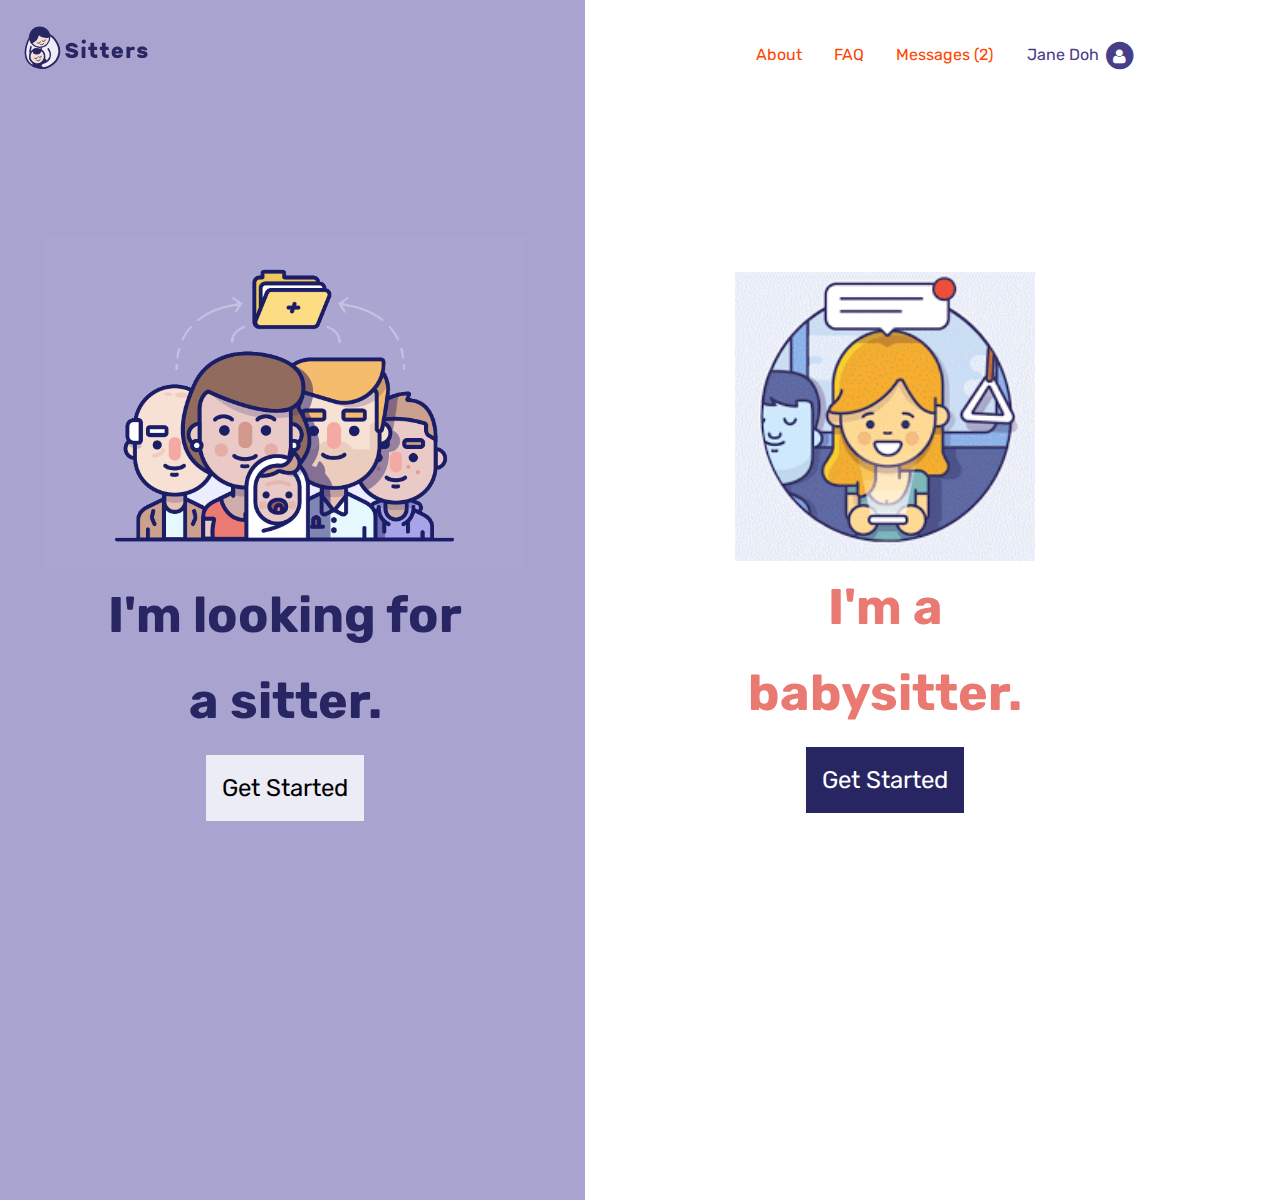
<file: index.html>
<!DOCTYPE html>
<html lang="en">
<head>
	<link rel="stylesheet" href="bower_components/bootstrap/dist/css/bootstrap.min.css">
	<link rel="stylesheet" href="bower_components/components-font-awesome/css/font-awesome.css">
	<link rel="stylesheet" href="css/bootstrap-theme.css">
	<link rel="stylesheet" href="css/main.css">
	<link href="https://fonts.googleapis.com/css?family=Rubik:400,500,700,900" rel="stylesheet">

	<link rel="icon" type="image/png" href="favicon-32x32.png" sizes="32x32">
	<link rel="icon" type="image/png" href="favicon-16x16.png" sizes="16x16">
	<link rel="manifest" href="/manifest.json">
	<link rel="mask-icon" href="/safari-pinned-tab.svg" color="#272663">
	<meta name="theme-color" content="#ECECF6">

	<meta charset="UTF-8">
	<title>Sitters</title>
</head>
<body>

	<div class="row">

		<div class="left">
			<div><a class=hello href="/index">
				<img src="./img/logo.svg" style="width: 28%; height: 28%; padding-left:35px"></a>
			</div>
			<div style="padding-top:150px;text-align:center">
				<div class="parent"><img src="./img/parents.png" style="width: 80%; height: 80%"> </div>
				<b style="font-size:50px"> I'm looking for <br/> a sitter. </b>
				<div>
				<button type="button" style="padding:15px;background-color:#ECECF6;border-radius:0px" class="btn">
						<a href="/parent" style="font-size:24px;color:black"> Get Started </a>
				</button>
				</div>
			</div>
		</div>

		<div class="right">

			<div style="font-size:16px; padding-top:40px;text-align:right; padding-right:50px">
				<a href="../index.html" style="color:#FF4500;">About</a><a style="margin-left :2em; color:#FF4500;">FAQ</a><a style="margin-left :2em; color:#FF4500;">Messages (2)<span style="padding-left:30px; color:#483D8B
;">
					Jane Doh
					<span class="fa-stack fa-1x" style="padding-left:10px">
						<i class="fa fa-circle fa-stack-2x":"></i>
						<i class="fa fa-user fa-stack-1x fa-inverse"></i>
					</span>
				</span></a>
			</div>
			<div style="padding-top:200px;text-align:center">
				<div class="sitter"><img src="./img/sitter1.png" align="middle" style="width: 50%; height: 50%"; "padding: 150px;";></div>
				<b style="font-size:50px"> I'm a <br/> babysitter. </b>
				<div>
				<button type="button" style="padding-top:16px;color:white;padding:15px;background-color:#272663;border-radius:0px" class="btn">
					<a href="/sitter" style="font-size:24px;color:white"> Get Started </a>
				</button>
				</div>
			</div>
		</div>

	</div>

	</body>




	<script type="text/javascript" src="bower_components/jquery/dist/jquery.min.js"></script>

</body>
</html>
</file>
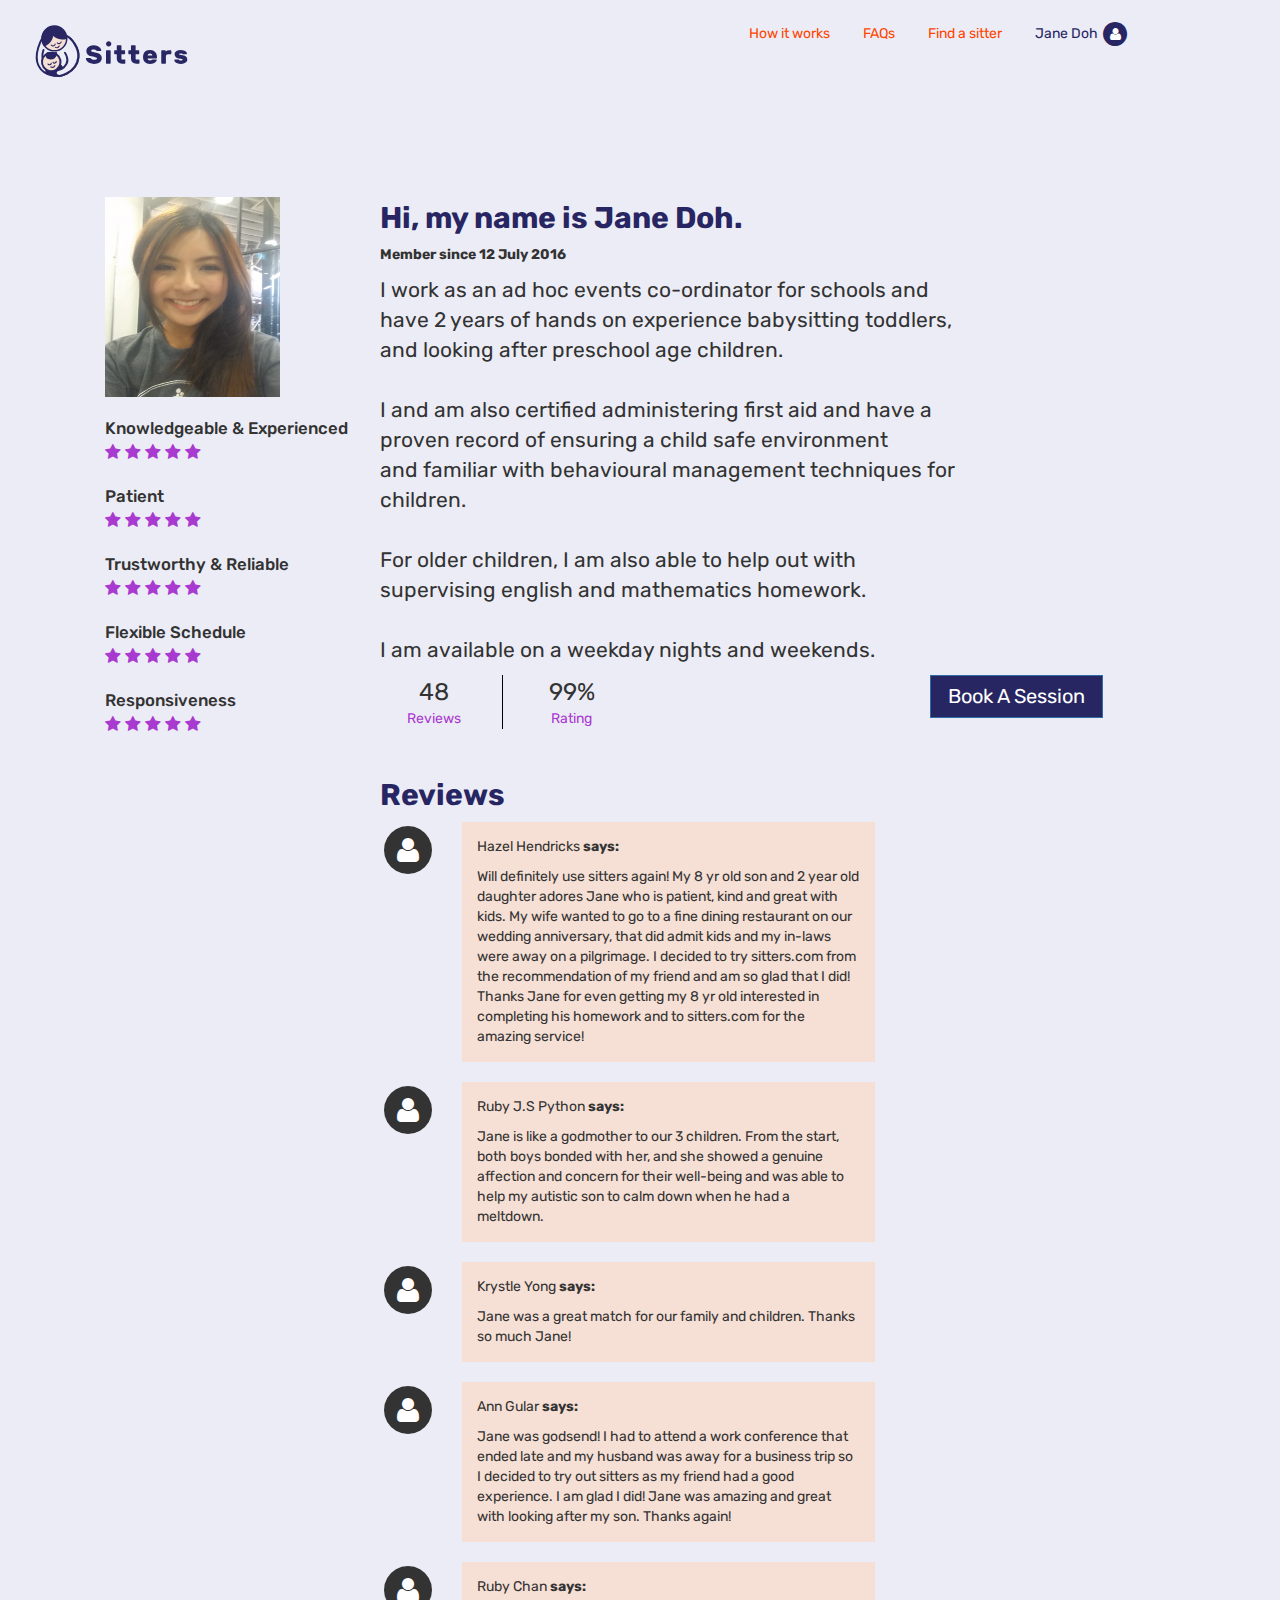
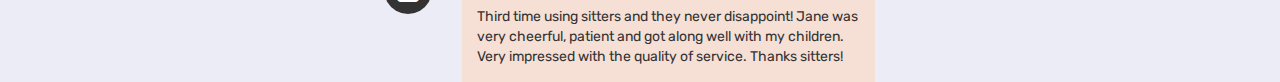
<file: parent-sitter.html>
<html>

	<head>
		<link rel="stylesheet" href="bower_components/bootstrap/dist/css/bootstrap.min.css">
		<link rel="stylesheet" href="bower_components/eonasdan-bootstrap-datetimepicker/build/css/bootstrap-datetimepicker.min.css" />
		<link rel="stylesheet" href="bower_components/components-font-awesome/css/font-awesome.css" />
		<link href="https://fonts.googleapis.com/css?family=Rubik:300,300i,400,400i,500,500i,700,700i,900,900i" rel="stylesheet">


		<script type="text/javascript" src="bower_components/jquery/dist/jquery.min.js"></script>
		<script type="text/javascript" src="bower_components/moment/min/moment.min.js"></script>
		<script type="text/javascript" src="bower_components/bootstrap/dist/js/bootstrap.min.js"></script>
		<script type="text/javascript" src="bower_components/eonasdan-bootstrap-datetimepicker/build/js/bootstrap-datetimepicker.min.js"></script>

		<script type="text/javascript" src="js/parent.js"></script>
	</head>

	<body style="font-family: 'Rubik', sans-serif;background-color:#ECECF6">
		<div class="row" style="padding-top:20px">
			<div class="col-md-2">
				<img src="./img/logo.svg" style="height:62px; padding-left:30px"></a>
			</div>
			<div class="col-md-offset-7" style="color:#FF4500;">
				<span> How it works </span>
				<span style="padding-left:30px"> FAQs </span>
				<span style="padding-left:30px"> Find a sitter </span>
				<span style="padding-left:30px;color:#272663">
					Jane Doh
					<span class="fa-stack fa-1x" style="padding-left:10px">
						<i class="fa fa-circle fa-stack-2x":"></i>
						<i class="fa fa-user fa-stack-1x fa-inverse"></i>
					</span>
				</span>
			</div>
		</div>

		<div style="padding-top:100px;padding-left:50px;padding-right:50px" class="container">
			<div class="row">
				<div class="col-md-3" style="padding-top:15px;font-size:1.2em;font-weight:500">
					<img src="./img/sitter/steph.jpg" width="175px" height="200px"/>

					<div style="padding-top:20px">
						Knowledgeable & Experienced
						<div style="color:#A93AD0">
							<i class="fa fa-star" aria-hidden="true"></i>
							<i class="fa fa-star" aria-hidden="true"></i>
							<i class="fa fa-star" aria-hidden="true"></i>
							<i class="fa fa-star" aria-hidden="true"></i>
							<i class="fa fa-star" aria-hidden="true"></i>
						</div>
					</div>

					<div style="padding-top:20px">
						Patient
						<div style="color:#A93AD0">
							<i class="fa fa-star" aria-hidden="true"></i>
							<i class="fa fa-star" aria-hidden="true"></i>
							<i class="fa fa-star" aria-hidden="true"></i>
							<i class="fa fa-star" aria-hidden="true"></i>
							<i class="fa fa-star" aria-hidden="true"></i>
						</div>
					</div>

					<div style="padding-top:20px">
						Trustworthy & Reliable
						<div style="color:#A93AD0">
							<i class="fa fa-star" aria-hidden="true"></i>
							<i class="fa fa-star" aria-hidden="true"></i>
							<i class="fa fa-star" aria-hidden="true"></i>
							<i class="fa fa-star" aria-hidden="true"></i>
							<i class="fa fa-star" aria-hidden="true"></i>
						</div>
					</div>

					<div style="padding-top:20px">
						Flexible Schedule
						<div style="color:#A93AD0">
							<i class="fa fa-star" aria-hidden="true"></i>
							<i class="fa fa-star" aria-hidden="true"></i>
							<i class="fa fa-star" aria-hidden="true"></i>
							<i class="fa fa-star" aria-hidden="true"></i>
							<i class="fa fa-star" aria-hidden="true"></i>
						</div>
					</div>

					<div style="padding-top:20px">
						Responsiveness
						<div style="color:#A93AD0">
							<i class="fa fa-star" aria-hidden="true"></i>
							<i class="fa fa-star" aria-hidden="true"></i>
							<i class="fa fa-star" aria-hidden="true"></i>
							<i class="fa fa-star" aria-hidden="true"></i>
							<i class="fa fa-star" aria-hidden="true"></i>
						</div>
					</div>

					<div style="color:#A9A3D0">

					</div>
				</div>

				<div class="col-md-9">
					<h2 style="color:#272663; font-weight:700"> Hi, my name is Jane Doh. </h2>
					<p> <b> Member since 12 July 2016</b></p>

					<div class="row">
						<div class="col-md-9">
							<p style="font-size:1.5em">
							  I work as an ad hoc events co-ordinator for schools and have 2 years of hands on experience babysitting toddlers,
								<br>
								and looking after preschool age children.
								<br>
								<br>
								I and am also certified administering first aid and have a proven record of ensuring a child safe environment
								<br>
								and familiar with behavioural management techniques for children.
								<br>
								<br>
							  For older children, I am also able to help out with supervising english and mathematics homework.
								<br>
								<br>
								I am available on a weekday nights and weekends.
							</p>
						</div>
					</div>

					<div class="row">
						<div class="col-md-2" style="text-align:center">
							<span style="font-size:24px"> 48 </span>
							<br> <span style="color:#A93AD0"> Reviews </span>
						</div>
						<div class="col-md-2" style="border-left:1px black solid;text-align:center">
							<span style="font-size:24px"> 99% </span>
							<br> <span style="color:#A93AD0"> Rating </span>
						</div>
						<div class="col-md-offset-4 col-md-2">
							<button type="button" class="btn btn-primary" style="border-radius:0px;background-color:#272663"">
	         			<span style="padding-left:5px;padding-right:5px;font-size:20px">Book A Session</span>
	         		</button>
						</div>
					</div>

					<div>
						<h2 style="color:#272663;padding-top:30px"> <b> Reviews </b> </h2>
						<div class="row">
							<div class="col-md-2">
								<span class="fa-stack fa-2x">
								  <i class="fa fa-circle fa-stack-2x":"></i>
								  <i class="fa fa-user fa-stack-1x fa-inverse"></i>
								</span>
							</div>

							<div class="col-md-6" style="background-color:#F6DFD4; min-height:100px;padding:15px;margin-left:-40px">
								<p> Hazel Hendricks <b> says: </b> </p>
								Will definitely use sitters again! My 8 yr old son and 2 year old daughter adores Jane who is patient, kind and great with kids.
								My wife wanted to go to a fine dining restaurant on our wedding anniversary, that did admit kids and my in-laws were away on a pilgrimage.
								I decided to try sitters.com from the recommendation of my friend and am so glad that I did!
								Thanks Jane for even getting my 8 yr old interested in completing his homework and to sitters.com for the amazing service!
							</div>
						</div>

						<div class="row" style="padding-top:20px">
							<div class="col-md-2">
								<span class="fa-stack fa-2x">
								  <i class="fa fa-circle fa-stack-2x":"></i>
								  <i class="fa fa-user fa-stack-1x fa-inverse"></i>
								</span>
							</div>

							<div class="col-md-6" style="background-color:#F6DFD4; min-height:100px;padding:15px;margin-left:-40px">
								<p> Ruby J.S Python <b> says: </b> </p>
								Jane is like a godmother to our 3 children.
								From the start, both boys bonded with her, and she showed a genuine affection and concern for their well-being
								and was able to help my autistic son to calm down when he had a meltdown.
							</div>
						</div>

						<div class="row" style="padding-top:20px">
							<div class="col-md-2">
								<span class="fa-stack fa-2x">
								  <i class="fa fa-circle fa-stack-2x":"></i>
								  <i class="fa fa-user fa-stack-1x fa-inverse"></i>
								</span>
							</div>

							<div class="col-md-6" style="background-color:#F6DFD4; min-height:100px;padding:15px;margin-left:-40px">
								<p> Krystle Yong <b> says: </b> </p>
								Jane was a great match for our family and children.
								Thanks so much Jane!
							</div>
						</div>

						<div class="row" style="padding-top:20px">
							<div class="col-md-2">
								<span class="fa-stack fa-2x">
								  <i class="fa fa-circle fa-stack-2x":"></i>
								  <i class="fa fa-user fa-stack-1x fa-inverse"></i>
								</span>
							</div>

							<div class="col-md-6" style="background-color:#F6DFD4; min-height:100px;padding:15px;margin-left:-40px">
								<p> Ann Gular <b> says: </b> </p>
								Jane was godsend! I had to attend a work conference that ended late and my husband was away for a business trip
								so I decided to try out sitters as my friend had a good experience. I am glad I did! Jane was amazing and great with
								looking after my son. Thanks again!
							</div>
						</div>

						<div class="row" style="padding-top:20px">
							<div class="col-md-2">
								<span class="fa-stack fa-2x">
								  <i class="fa fa-circle fa-stack-2x":"></i>
								  <i class="fa fa-user fa-stack-1x fa-inverse"></i>
								</span>
							</div>

							<div class="col-md-6" style="background-color:#F6DFD4; min-height:100px;padding:15px;margin-left:-40px">
								<p> Ruby Chan <b> says: </b> </p>
								Third time using sitters and they never disappoint!
								Jane was very cheerful, patient and got along well with my children.
								Very impressed with the quality of service. Thanks sitters!
							</div>

						</div>
					</div>
				</div>
			</div>
		</div>
	</body>

</html>
</file>
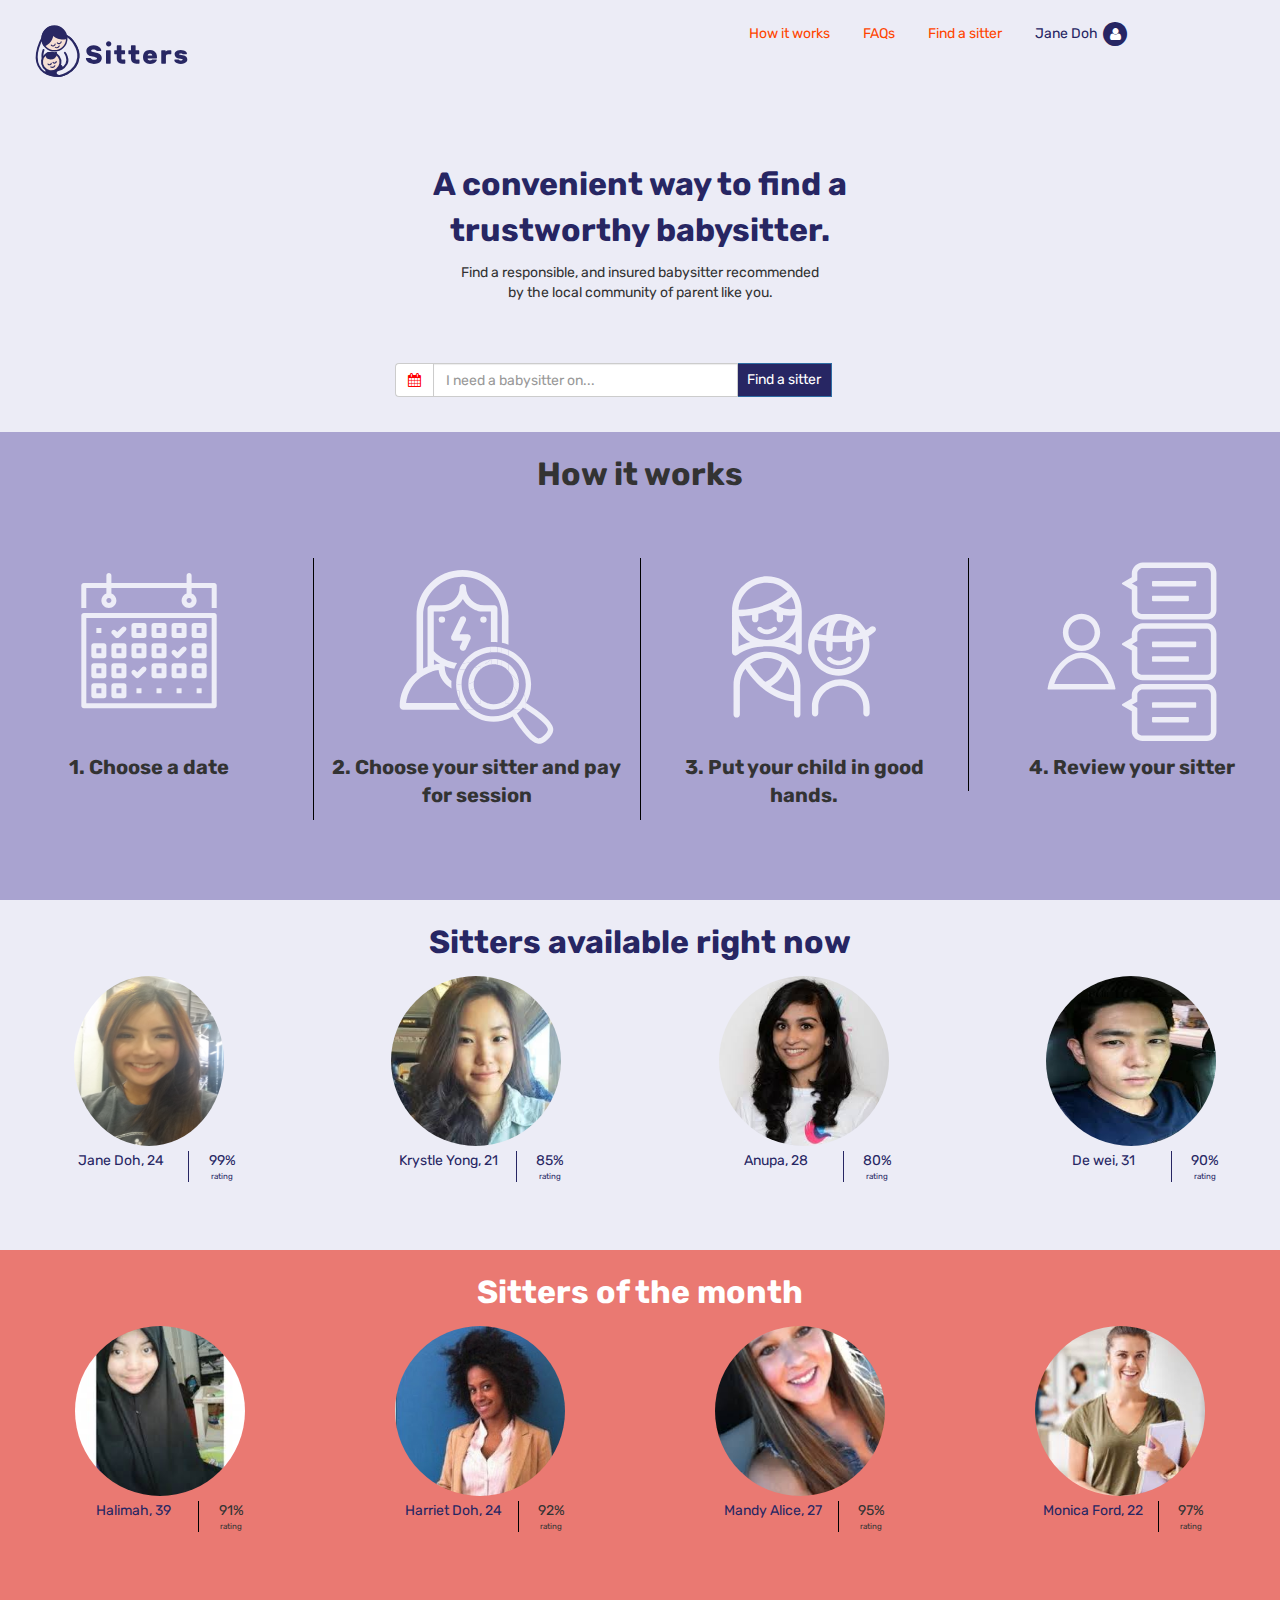
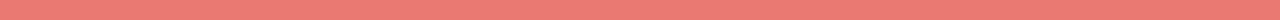
<file: parent.html>
<html>

	<head>
		<link rel="stylesheet" href="bower_components/bootstrap/dist/css/bootstrap.min.css">
		<link rel="stylesheet" href="bower_components/eonasdan-bootstrap-datetimepicker/build/css/bootstrap-datetimepicker.min.css" />
		<link rel="stylesheet" href="bower_components/components-font-awesome/css/font-awesome.css" />
		<link href="https://fonts.googleapis.com/css?family=Rubik:300,300i,400" rel="stylesheet">
		<link rel="stylesheet" href="css/cute.css">

		<script type="text/javascript" src="bower_components/jquery/dist/jquery.min.js"></script>
		<script type="text/javascript" src="bower_components/moment/min/moment.min.js"></script>
		<script type="text/javascript" src="bower_components/bootstrap/dist/js/bootstrap.min.js"></script>
		<script type="text/javascript" src="bower_components/eonasdan-bootstrap-datetimepicker/build/js/bootstrap-datetimepicker.min.js"></script>

		<script type="text/javascript" src="js/parent.js"></script>
	</head>

	<body style="font-family: 'Rubik', sans-serif;">
		<div class="row" style="padding-top:20px;background-color:#ECECF6">
			<div class="col-md-2">
				<a href="/"> <img src="./img/logo.svg" style="height:62px; padding-left:30px"></a>
			</div>
			<div class="col-md-offset-7" style="color:#FF4500;">
				<span> How it works </span>
				<span style="padding-left:30px"> FAQs </span>
				<span style="padding-left:30px"> Find a sitter </span>
				<span style="padding-left:30px;color:#272663">
					Jane Doh
					<span class="fa-stack fa-1x" style="padding-left:10px">
						<i class="fa fa-circle fa-stack-2x":"></i>
						<i class="fa fa-user fa-stack-1x fa-inverse"></i>
					</span>
				</span>
			</div>
		</div>

		<div style="background-color:#ECECF6; min-height:370px; text-align:center">

			<p style="padding-top:80px;color:#272663;font-size:32px"> 
				<b> A convenient way to find a </b>
			</p>
			<p style="color:#272663;font-size:32px;margin-top:-10px">
				<b> trustworthy babysitter. </b>
			</p>

			<p> 
				Find a responsible, and insured babysitter recommended </br>
				by the local community of parent like you.
			</p>

			<div class="container row" style="padding-top:50px">
				<div class="col-md-offset-4 col-md-6 col-lg-offset-4 col-lg-6 col-xl-offset-4 col-xl-6">

					<div class='input-group date' id='datetimepicker1'>
          	<span class="input-group-addon" style="background-color:white">
          		<i class="fa fa-calendar" style="color:red"></i>
           	</span>
         		<input placeholder="I need a babysitter on..." type='text' class="form-control" style="max-width:305px" />
         		<button type="button" class="btn btn-primary" style="margin-left:-105px; padding-left:5px; padding-right:5px;border-radius:0px;background-color:#272663">
         			<span style="padding-left:5px;padding-right:5px;"><a style="color:white" href="/sitter-available"> Find a sitter </a> </span>
         		</button>         		
        	</div>

      	</div>
			</div>

		</div>


		<!-- Start of how it works -->
		<div style="background-color:#A9A3D0; min-height:370px; margin-top:-20px; text-align:center">

			<p style="padding-top:20px;font-size:32px;font-weight:700"> 
				<b> How it works </b>
			</p>

			<div class="row" style="font-weight:700;padding-top:25px;padding-bottom:100px;padding-top:50px">
				<div class="col-md-3">
					<div><img src="img/parent/calendar.svg" width="60%"></div>
					<p><b style="font-size:20px"> 1. Choose a date </b></p>
				</div>
				<div class="col-md-3" style="border-left:1px solid black">
					<div><img src="img/parent/step2.svg" width="60%"></div>
					<p><b style="font-size:20px"> 2. Choose your sitter and pay for session </b></p>
				</div>
				<div class="col-md-3" style="border-left:1px solid black">
					<div><img src="img/parent/step3.svg" width="60%"></div>
					<p><b style="font-size:20px"> 3. Put your child in good hands. </b></p>
				</div>
				<div class="col-md-3" style="border-left:1px solid black">
					<div><img src="img/parent/step4.svg" width="60%"></div>
					<p><b style="font-size:20px"> 4. Review your sitter </b></p>
				</div>
			</div>

		</div>
		<!-- End of how it works -->




		<!-- Start of sitters available now it works -->
		<div style="background-color:#ECECF6; min-height:370px; margin-top:-20px; text-align:center">

			<p style="padding-top:20px;color:#272663;font-size:32px;font-weight:700"> 
				Sitters available right now
			</p>

			<div class="row">

				<!-- Sitters each -->
				<div class="col-md-3">
					<div class="margin:10px;">
						<img src="img/sitter/steph.jpg" class="cute-girl" width="150px" height="170px"/>
					</div>

					<div class="row" style="padding-top:5px">
						<div class="col-md-6 col-md-offset-2" style="color:#272663"> Jane Doh, 24 </div>

						<div class="col-md-3" style="color:#272663; border-left:1px solid #272663; padding-left:0px; margin-left:-15px"> 
							99% <br /> <span style="font-size:8px"> rating </span>	
						</div>
					</div>
				</div> <!-- end sitter -->

				<!-- Sitters each -->
				<div class="col-md-3">
					<div class="margin:10px;">
						<img src="img/girls/1.jpeg" class="cute-girl"  width="170px" height="170px"/>
					</div>

					<div class="row" style="padding-top:5px">
						<div class="col-md-6 col-md-offset-2" style="color:#272663"> Krystle Yong, 21 </div>

						<div class="col-md-3" style="color:#272663; border-left:1px solid #272663; padding-left:0px; margin-left:-15px"> 
							85% <br /> <span style="font-size:8px"> rating </span>	
						</div>
					</div>
				</div> <!-- end sitter -->

				<!-- Sitters each -->
				<div class="col-md-3">
					<div class="margin:10px;">
						<img src="img/girls/2.jpeg" class="cute-girl"  width="170px" height="170px"/>
					</div>

					<div class="row" style="padding-top:5px">
						<div class="col-md-6 col-md-offset-2" style="color:#272663"> Anupa, 28 </div>

						<div class="col-md-3" style="color:#272663; border-left:1px solid #272663; padding-left:0px; margin-left:-15px"> 
							80% <br /> <span style="font-size:8px"> rating </span>	
						</div>
					</div>
				</div> <!-- end sitter -->

				<!-- Sitters each -->
				<div class="col-md-3">
					<div class="margin:10px;">
						<img src="img/girls/9.jpeg" class="cute-girl"  width="170px" height="170px"/>
					</div>

					<div class="row" style="padding-top:5px">
						<div class="col-md-6 col-md-offset-2" style="color:#272663"> De wei, 31 </div>

						<div class="col-md-3" style="color:#272663; border-left:1px solid #272663; padding-left:0px; margin-left:-15px"> 
							90% <br /> <span style="font-size:8px"> rating </span>	
						</div>
					</div>
				</div> <!-- end sitter -->

			</div>

		</div>
		<!-- End of sitters available right now -->


		<!-- Sitters of the month grid -->
		<div style="background-color:#EA7972; min-height:370px; margin-top:-20px; text-align:center">

			<p style="padding-top:20px;color:white;font-size:32px;font-weight:700"> 
				Sitters of the month 
			</p>

				<!-- Sitters each -->
				<div class="col-md-3">
					<div class="margin:10px;">
						<img src="img/girls/5.jpeg" class="cute-girl"  width="170px" height="170px"/>
					</div>

					<div class="row" style="padding-top:5px">
						<div class="col-md-6 col-md-offset-2" style="color:#272663"> Halimah, 39 </div>

						<div class="col-md-3" style="border-left:1px solid black; padding-left:0px; margin-left:-15px"> 
							91% <br /> <span style="font-size:8px"> rating </span>	
						</div>
					</div>
				</div> <!-- end sitter -->

				<!-- Sitters each -->
				<div class="col-md-3">
					<div class="margin:10px;">
						<img src="img/girls/6.jpg" class="cute-girl"  width="170px" height="170px"/>
					</div>

					<div class="row" style="padding-top:5px">
						<div class="col-md-6 col-md-offset-2" style="color:#272663"> Harriet Doh, 24 </div>

						<div class="col-md-3" style="border-left:1px solid black; padding-left:0px; margin-left:-15px"> 
							92% <br /> <span style="font-size:8px"> rating </span>	
						</div>
					</div>
				</div> <!-- end sitter -->

				<!-- Sitters each -->
				<div class="col-md-3">
					<div class="margin:10px;">
						<img src="img/girls/7.jpeg" class="cute-girl"  width="170px" height="170px"/>
					</div>

					<div class="row" style="padding-top:5px">
						<div class="col-md-6 col-md-offset-2" style="color:#272663"> Mandy Alice, 27 </div>

						<div class="col-md-3" style="border-left:1px solid black; padding-left:0px; margin-left:-15px"> 
							95% <br /> <span style="font-size:8px"> rating </span>	
						</div>
					</div>
				</div> <!-- end sitter -->

				<!-- Sitters each -->
				<div class="col-md-3">
					<div class="margin:10px;">
						<img src="img/girls/8.jpeg" class="cute-girl"  width="170px" height="170px"/>
					</div>

					<div class="row" style="padding-top:5px">
						<div class="col-md-6 col-md-offset-2" style="color:#272663"> Monica Ford, 22 </div>

						<div class="col-md-3" style="border-left:1px solid black; padding-left:0px; margin-left:-15px"> 
							97% <br /> <span style="font-size:8px"> rating </span>	
						</div>
					</div>
				</div> <!-- end sitter -->
		</div>


	</body>	

</html>
</file>
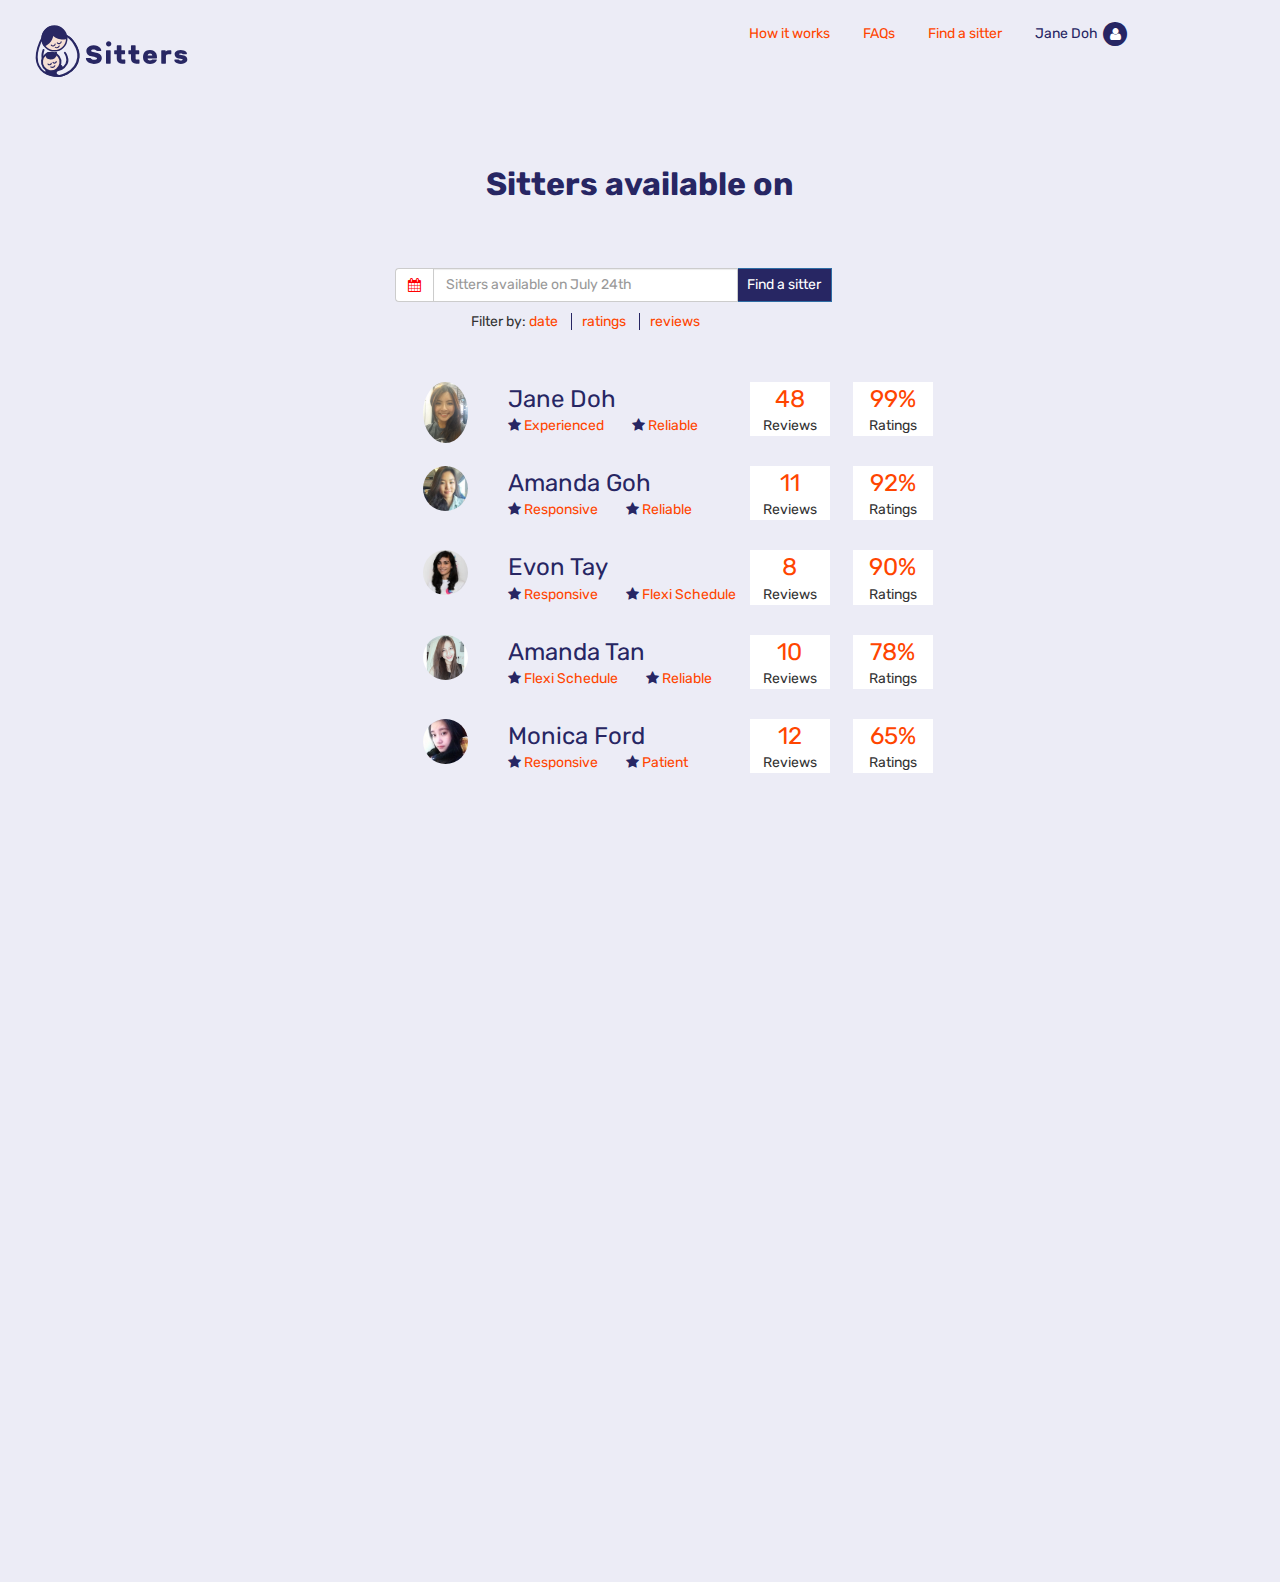
<file: sitter-available.html>
<html>

	<head>
		<link rel="stylesheet" href="bower_components/bootstrap/dist/css/bootstrap.min.css">
		<link rel="stylesheet" href="bower_components/eonasdan-bootstrap-datetimepicker/build/css/bootstrap-datetimepicker.min.css" />
		<link rel="stylesheet" href="bower_components/components-font-awesome/css/font-awesome.css" />
		<link href="https://fonts.googleapis.com/css?family=Rubik:300,300i,400" rel="stylesheet">
		<link rel="stylesheet" href="css/cute.css">

		<script type="text/javascript" src="bower_components/jquery/dist/jquery.min.js"></script>
		<script type="text/javascript" src="bower_components/moment/min/moment.min.js"></script>
		<script type="text/javascript" src="bower_components/bootstrap/dist/js/bootstrap.min.js"></script>
		<script type="text/javascript" src="bower_components/eonasdan-bootstrap-datetimepicker/build/js/bootstrap-datetimepicker.min.js"></script>

		<script type="text/javascript" src="js/parent.js"></script>
	</head>

	<body style="font-family: 'Rubik', sans-serif;">
		<div class="row" style="padding-top:20px;background-color:#ECECF6">
			<div class="col-md-2">
				<a href="/"> <img src="./img/logo.svg" style="height:62px; padding-left:30px"></a>
			</div>
			<div class="col-md-offset-7" style="color:#FF4500;">
				<span> How it works </span>
				<span style="padding-left:30px"> FAQs </span>
				<span style="padding-left:30px"> Find a sitter </span>
				<span style="padding-left:30px;color:#272663">
					Jane Doh
					<span class="fa-stack fa-1x" style="padding-left:10px">
						<i class="fa fa-circle fa-stack-2x":"></i>
						<i class="fa fa-user fa-stack-1x fa-inverse"></i>
					</span>
				</span>
			</div>
		</div>
		<div style="background-color:#ECECF6; min-height:1500px; text-align:center">

			<p style="padding-top:80px;color:#272663;font-size:32px">
				<b> Sitters available on </b>
			</p>

			<div class="container row" style="padding-top:50px">
				<div class="col-md-offset-4 col-md-6 col-lg-offset-4 col-lg-6 col-xl-offset-4 col-xl-6">

					<div class='input-group date' id='datetimepicker1'>
          	<span class="input-group-addon" style="background-color:white">
          		<i class="fa fa-calendar" style="color:red"></i>
           	</span>
         		<input placeholder="Sitters available on July 24th" type='text' class="form-control" style="max-width:305px" />

         		<button type="button" class="btn btn-primary" style="margin-left:-105px; padding-left:5px; padding-right:5px;border-radius:0px;background-color:#272663">
         			<span style="padding-left:5px;padding-right:5px;"><a style="color:white" href="/parent-sitter"> Find a sitter </a> </span>
         		</button>
        	</div>

        	<div style="padding-top:10px;padding-right:150px">
        		<span> Filter by: </span>
        		<span style="color:#FF4500;padding-right:10px"> date </span>
        		<span style="color:#FF4500;border-left:1px solid #272663;padding-left:10px;padding-right:10px"> ratings </span>
        		<span style="color:#FF4500;border-left:1px solid #272663;padding-left:10px;padding-right:10px"> reviews </span>
        	</div>

      	</div>
			</div>

			<div class="container" style="padding-top:40px">

				<!-- search result Row -->
				<div class="row sitter-hover" style="padding-top:10px;padding-bottom:10px">
					<div class="col-md-2 col-md-offset-3" style="color:#272663">
						<img src="img/sitter/steph.jpg" class="cute-girl" width="45px"/>
					</div>
					<div class="col-md-3" style="color:#272663;text-align:left;margin-left:-50px">
						<p style="font-size:24px">
							<a href="/parent-sitter" style="color:#272663"> Jane Doh </a>
						</p>
						<p style="margin-top:-10px">
							<i class="fa fa-star" aria-hidden="true"></i>
							<span style="color:#FF4500">Experienced</span>
							<span style="padding-left:25px">
								<i class="fa fa-star" aria-hidden="true"></i>
								<span style="color:#FF4500">Reliable</span>
							</span>
						</p>
					</div>
					<div class="col-md-3" style="margin-left:-90px;">
						<div style="background-color:white;min-width:80px;display:inline-block">
							<span style="color:#FF4500;font-size:24px">48</span> <br/>
							Reviews
						</div>
						<div style="background-color:white;min-width:80px;display:inline-block;margin-left:20px">
							<span style="color:#FF4500;font-size:24px">99%</span> <br/>
							Ratings
						</div>
					</div>
				</div>
				<!-- end of search result row -->

				<!-- search result Row -->
				<div class="row sitter-hover" style="padding-top:10px;padding-bottom:10px">
					<div class="col-md-2 col-md-offset-3" style="color:#272663">
						<img src="img/girls/1.jpeg" class="cute-girl" width="45px"/>
					</div>
					<div class="col-md-3" style="color:#272663;text-align:left;margin-left:-50px">
						<p style="font-size:24px">
							<a href="/parent-sitter" style="color:#272663"> Amanda Goh </a>
						</p>
						<p style="margin-top:-10px">
							<i class="fa fa-star" aria-hidden="true"></i>
							<span style="color:#FF4500">Responsive</span>
							<span style="padding-left:25px">
								<i class="fa fa-star" aria-hidden="true"></i>
								<span style="color:#FF4500">Reliable</span>
							</span>
						</p>
					</div>
					<div class="col-md-3" style="margin-left:-90px;">
						<div style="background-color:white;min-width:80px;display:inline-block">
							<span style="color:#FF4500;font-size:24px">11</span> <br/>
							Reviews
						</div>
						<div style="background-color:white;min-width:80px;display:inline-block;margin-left:20px">
							<span style="color:#FF4500;font-size:24px">92%</span> <br/>
							Ratings
						</div>
					</div>
				</div>
				<!-- end of search result row -->

				<!-- search result Row -->
				<div class="row sitter-hover" style="padding-top:10px;padding-bottom:10px">
					<div class="col-md-2 col-md-offset-3" style="color:#272663">
						<img src="img/girls/2.jpeg" class="cute-girl" width="45px"/>
					</div>
					<div class="col-md-3" style="color:#272663;text-align:left;margin-left:-50px">
						<p style="font-size:24px">
							<a href="/parent-sitter" style="color:#272663"> Evon Tay</a>
						</p>
						<p style="margin-top:-10px">
							<i class="fa fa-star" aria-hidden="true"></i>
							<span style="color:#FF4500">Responsive</span>
							<span style="padding-left:25px">
								<i class="fa fa-star" aria-hidden="true"></i>
								<span style="color:#FF4500">Flexi Schedule</span>
							</span>
						</p>
					</div>
					<div class="col-md-3" style="margin-left:-90px;">
						<div style="background-color:white;min-width:80px;display:inline-block">
							<span style="color:#FF4500;font-size:24px">8</span> <br/>
							Reviews
						</div>
						<div style="background-color:white;min-width:80px;display:inline-block;margin-left:20px">
							<span style="color:#FF4500;font-size:24px">90%</span> <br/>
							Ratings
						</div>
					</div>
				</div>
				<!-- end of search result row -->

				<!-- search result Row -->
				<div class="row sitter-hover" style="padding-top:10px;padding-bottom:10px">
					<div class="col-md-2 col-md-offset-3" style="color:#272663">
						<img src="img/girls/3.jpeg" class="cute-girl" width="45px"/>
					</div>
					<div class="col-md-3" style="color:#272663;text-align:left;margin-left:-50px">
						<p style="font-size:24px">
							<a href="/parent-sitter" style="color:#272663"> Amanda Tan</a>
						</p>
						<p style="margin-top:-10px">
							<i class="fa fa-star" aria-hidden="true"></i>
							<span style="color:#FF4500">Flexi Schedule</span>
							<span style="padding-left:25px">
								<i class="fa fa-star" aria-hidden="true"></i>
								<span style="color:#FF4500">Reliable</span>
							</span>
						</p>
					</div>
					<div class="col-md-3" style="margin-left:-90px;">
						<div style="background-color:white;min-width:80px;display:inline-block">
							<span style="color:#FF4500;font-size:24px">10</span> <br/>
							Reviews
						</div>
						<div style="background-color:white;min-width:80px;display:inline-block;margin-left:20px">
							<span style="color:#FF4500;font-size:24px">78%</span> <br/>
							Ratings
						</div>
					</div>
				</div>
				<!-- end of search result row -->

				<!-- search result Row -->
				<div class="row sitter-hover" style="padding-top:10px;padding-bottom:10px">
					<div class="col-md-2 col-md-offset-3" style="color:#272663">
						<img src="img/girls/4.jpg" class="cute-girl" width="45px"/>
					</div>
					<div class="col-md-3" style="color:#272663;text-align:left;margin-left:-50px">
						<p style="font-size:24px">
							<a href="/parent-sitter" style="color:#272663"> Monica Ford</a>
						</p>
						<p style="margin-top:-10px">
							<i class="fa fa-star" aria-hidden="true"></i>
							<span style="color:#FF4500">Responsive</span>
							<span style="padding-left:25px">
								<i class="fa fa-star" aria-hidden="true"></i>
								<span style="color:#FF4500">Patient</span>
							</span>
						</p>
					</div>
					<div class="col-md-3" style="margin-left:-90px;">
						<div style="background-color:white;min-width:80px;display:inline-block">
							<span style="color:#FF4500;font-size:24px">12</span> <br/>
							Reviews
						</div>
						<div style="background-color:white;min-width:80px;display:inline-block;margin-left:20px">
							<span style="color:#FF4500;font-size:24px">65%</span> <br/>
							Ratings
						</div>
					</div>
				</div>
				<!-- end of search result row -->
			</div>
		</div>



	</body>

</html>
</file>
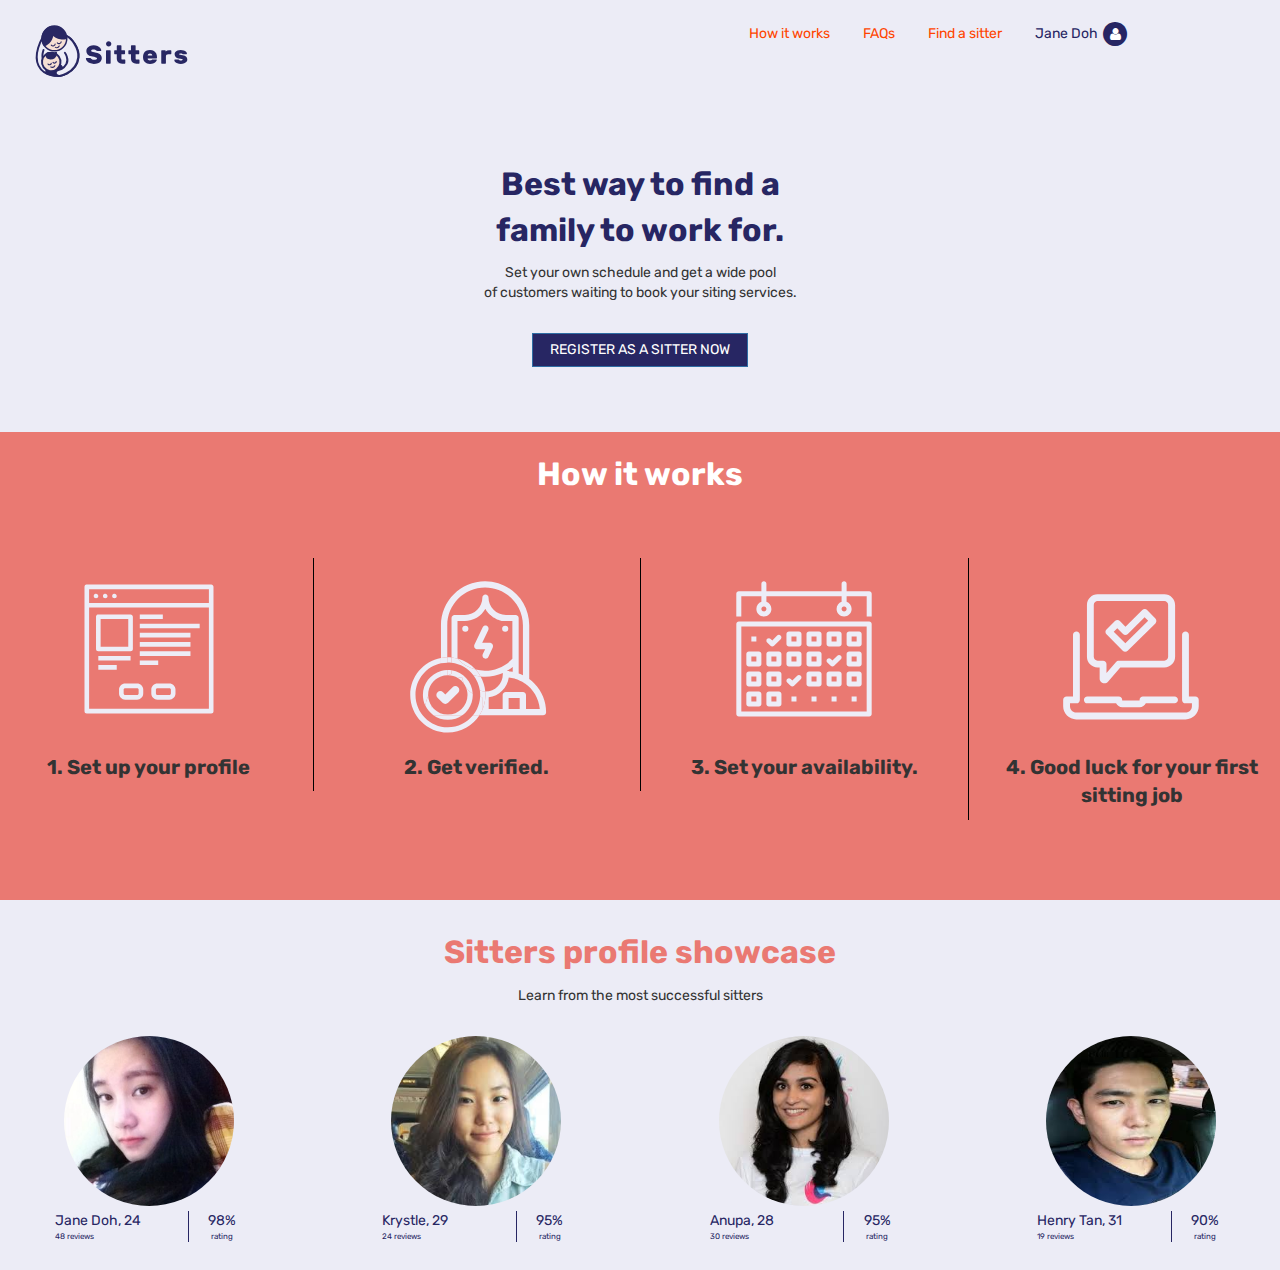
<file: sitter.html>
<html>

	<head>
		<link rel="stylesheet" href="bower_components/bootstrap/dist/css/bootstrap.min.css">
		<link rel="stylesheet" href="bower_components/eonasdan-bootstrap-datetimepicker/build/css/bootstrap-datetimepicker.min.css" />
		<link rel="stylesheet" href="bower_components/components-font-awesome/css/font-awesome.css" />
		<link href="https://fonts.googleapis.com/css?family=Rubik:300,300i,400,400i,500,500i,700,700i,900,900i" rel="stylesheet">
		<link rel="stylesheet" href="css/cute.css">

		<script type="text/javascript" src="bower_components/jquery/dist/jquery.min.js"></script>
		<script type="text/javascript" src="bower_components/moment/min/moment.min.js"></script>
		<script type="text/javascript" src="bower_components/bootstrap/dist/js/bootstrap.min.js"></script>
		<script type="text/javascript" src="bower_components/eonasdan-bootstrap-datetimepicker/build/js/bootstrap-datetimepicker.min.js"></script>

		<script type="text/javascript" src="js/parent.js"></script>
	</head>

	<body style="font-family: 'Rubik', sans-serif;">
		<div class="row" style="padding-top:20px;background-color:#ECECF6">
			<div class="col-md-2">
				<a href="/"> <img src="./img/logo.svg" style="height:62px; padding-left:30px"></a>
			</div>
			<div class="col-md-offset-7" style="color:#FF4500;">
				<span> How it works </span>
				<span style="padding-left:30px"> FAQs </span>
				<span style="padding-left:30px"> Find a sitter </span>
				<span style="padding-left:30px;color:#272663">
					Jane Doh
					<span class="fa-stack fa-1x" style="padding-left:10px">
						<i class="fa fa-circle fa-stack-2x":"></i>
						<i class="fa fa-user fa-stack-1x fa-inverse"></i>
					</span>
				</span>
			</div>
		</div>
		
		<div style="background-color:#ECECF6; min-height:370px; text-align:center">

			<p style="padding-top:80px;color:#272663;font-size:32px;font-weight:800">
				<b> Best way to find a</b>
			</p>
			<p style="color:#272663;font-size:32px;margin-top:-10px">
				<b> family to work for. </b>
			</p>

			<p>
				Set your own schedule and get a wide pool </br>
				of customers waiting to book your siting services.
			</p>

			<div class="row" style="padding-top:20px">
				<div>
					<button type="button" class="btn btn-primary" style="border-radius:0px;background-color:#272663">
         			<span style="padding-left:5px;padding-right:5px;">REGISTER AS A SITTER NOW</span>
         		</button>

      	</div>
			</div>

		</div>


		<!-- Start of how it works -->
		<div style="background-color:#EA7972; min-height:370px; margin-top:-20px; text-align:center">

			<p style="padding-top:20px;font-size:32px;font-weight:700;color:white">
				<b> How it works </b>
			</p>

			<div class="row" style="padding-top:25px;padding-bottom:100px;padding-top:50px">
				<div class="col-md-3">
					<div><img src="img/sitter/step1.svg" width="60%"></div>
					<p><b style="font-size:20px"> 1. Set up your profile </b></p>
				</div>
				<div class="col-md-3" style="border-left:1px solid black">
					<div><img src="img/sitter/step2.svg" width="60%"></div>
					<p><b style="font-size:20px"> 2. Get verified. </b></p>
				</div>
				<div class="col-md-3" style="border-left:1px solid black">
					<div><img src="img/sitter/step3.svg" width="60%"></div>
					<p><b style="font-size:20px"> 3. Set your availability. </b></p>
				</div>
				<div class="col-md-3" style="border-left:1px solid black">
					<div><img src="img/sitter/step4.svg" width="60%"></div>
					<p><b style="font-size:20px"> 4. Good luck for your first sitting job </b></p>
				</div>
			</div>

		</div>
		<!-- End of how it works -->



		<!-- Start of sitters available now it works -->
		<div style="background-color:#ECECF6; min-height:370px; margin-top:-20px; text-align:center">

			<p style="padding-top:20px;color:#EA7972;font-size:32px;font-weight:700;padding-top:30px">
				Sitters profile showcase
			</p>
			<p>
				Learn from the most successful sitters
			</p>

			<div class="row" style="padding-top:20px">

				<!-- Sitters each -->
				<div class="col-md-3">
					<div class="margin:10px;">
						<img src="img/girls/4.jpg" class="cute-girl" width="170px" height="170px"/>
					</div>

					<div class="row" style="padding-top:5px;color:#272663">
						<div class="col-md-6 col-md-offset-2" style="text-align:left">
							<p style="margin:0px"> Jane Doh, 24 </p>
							<span style="font-size:8px"> 48 reviews </span>
						</div>

						<div class="col-md-3" style="border-left:1px solid #272663; padding-left:0px; margin-left:-15px">
							98% <br /> <span style="font-size:8px"> rating </span>
						</div>
					</div>
				</div> <!-- end sitter -->

				<!-- Sitters each -->
				<div class="col-md-3">
					<div class="margin:10px;">
						<img src="img/girls/1.jpeg" class="cute-girl"  width="170px" height="170px"/>
					</div>
					<div class="row" style="padding-top:5px;color:#272663">
						<div class="col-md-6 col-md-offset-2" style="text-align:left">
							<p style="margin:0px"> Krystle, 29 </p>
							<span style="font-size:8px"> 24 reviews </span>
						</div>

						<div class="col-md-3" style="border-left:1px solid #272663; padding-left:0px; margin-left:-15px">
							95% <br /> <span style="font-size:8px"> rating </span>
						</div>
					</div>
				</div> <!-- end sitter -->

				<!-- Sitters each -->
				<div class="col-md-3">
					<div class="margin:10px;">
						<img src="img/girls/2.jpeg" class="cute-girl"  width="170px" height="170px"/>
					</div>
					<div class="row" style="padding-top:5px;color:#272663">
						<div class="col-md-6 col-md-offset-2" style="text-align:left">
							<p style="margin:0px"> Anupa, 28 </p>
							<span style="font-size:8px"> 30 reviews </span>
						</div>

						<div class="col-md-3" style="border-left:1px solid #272663; padding-left:0px; margin-left:-15px">
							95% <br /> <span style="font-size:8px"> rating </span>
						</div>
					</div>
				</div> <!-- end sitter -->

				<!-- Sitters each -->
				<div class="col-md-3">
					<div class="margin:10px;">
						<img src="img/girls/9.jpeg" class="cute-girl"  width="170px" height="170px"/>
					</div>

					<div class="row" style="padding-top:5px;color:#272663">
						<div class="col-md-6 col-md-offset-2" style="text-align:left">
							<p style="margin:0px"> Henry Tan, 31 </p>
							<span style="font-size:8px"> 19 reviews </span>
						</div>

						<div class="col-md-3" style="border-left:1px solid #272663; padding-left:0px; margin-left:-15px">
							90% <br /> <span style="font-size:8px"> rating </span>
						</div>

				</div> <!-- end sitter -->

			</div>

		</div>
		<!-- End of sitters available right now -->



	</body>

</html>
</file>
<file: css/main.css>
.darkblue 	{ color: #272663; }
.offwhite 	{ color: #ECECF6; }
.yellow 		{ color: #FBDD83; }
.lilac 			{ color: #A9A3D0; }
.coral 			{ color: #EA7972; }
.lightbeige { color: #F6DFD4; }
.beige 			{ color: #CBA08E; }

.hello {
  width: 10px;
  height: 10px;
}

.row {
  height: 1200px;
  display: flex;
}

.left {
  background: #A9A3D0;
  color:#272663;
  font-family: 'Rubik', sans-serif;
  font-size: 60px;
  position: absolute-left;
  width: 600px;
  height: 1200px;
  flex-direction: row;

}

.right {
  background: white;
  color:#EA7972;
  font-size: 60px;
  font-family: 'Rubik', sans-serif;
  position: absolute-right;
  width: 600px;
  height: 1200px;
  flex-direction: row;
}

/*#button1{
  background-color: #ECECF6;
  color: black;
  font-family: 'Rubik', sans-serif;
  border: 1px solid white;
  font-size: 10px;
*/}

#button2{
  background-color: #A9A3D0;
  color: white;
  font-family: 'Rubik', sans-serif;
  border: 1px solid grey;
  font-size: 10px;
}

.nav {
  color: #ee7600;
  font-family: 'Rubik', sans-serif;
  font-size: 15px;
  display: block;
  float: right;
  align: top;
}
/*
.parent {

}*/
</file>
<file: css/cute.css>
.cute-girl {
  border-radius: 50%;
}

.sitter-hover:hover {
	background-color: #EA7972;
}
</file>
